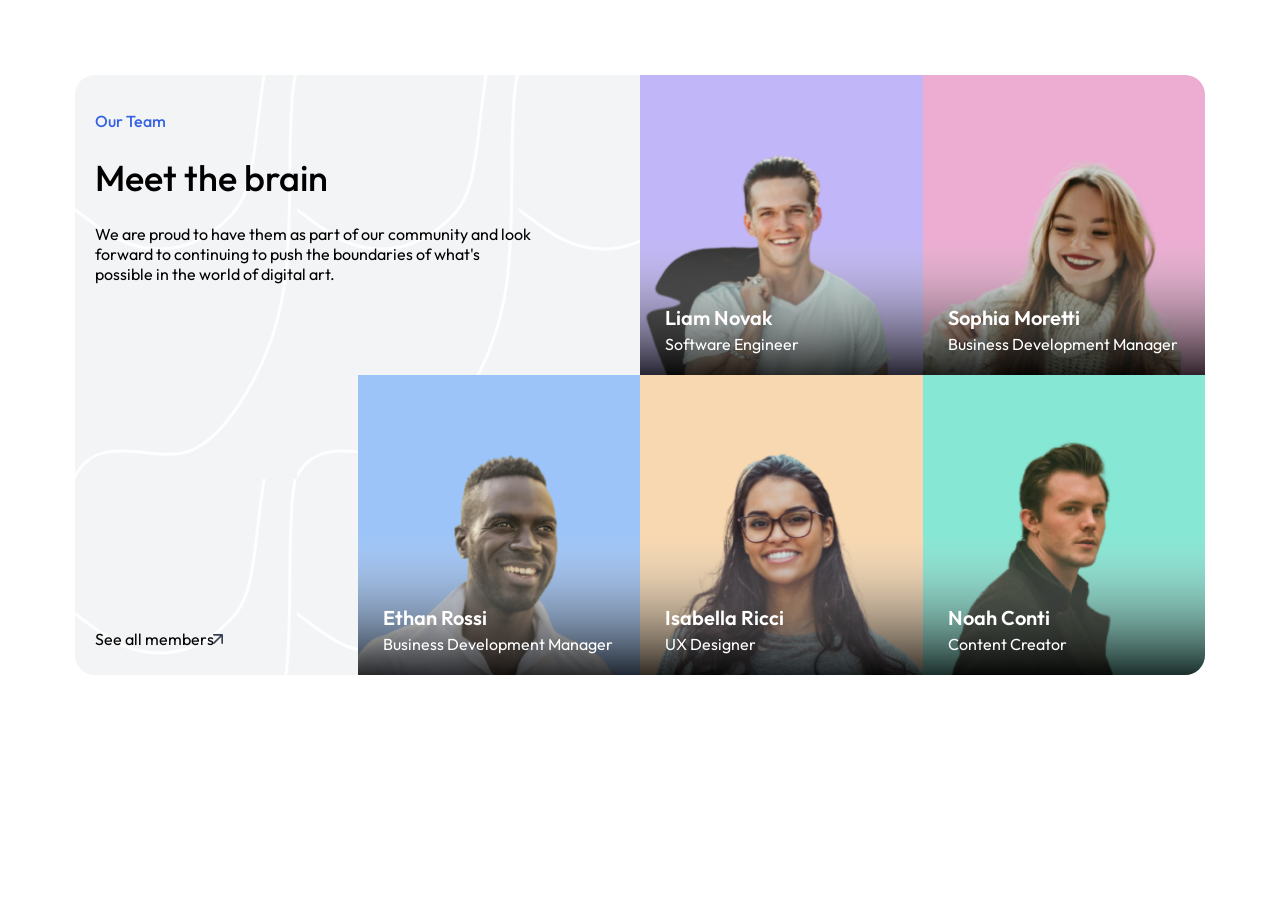
<file: index.html>
<!DOCTYPE html>
<html>
    <head>
        <meta charset="UTF-8" />
        <title>Simple Feature Section by Miguel Angel</title>
        <link rel="stylesheet" href="styles.css"/>
        <link href="https://fonts.googleapis.com/css2?family=Outfit:wght@400;700&display=swap" rel="stylesheet">
    </head>
    <body>
        <div id="Contenedor">
            <div id="Titulo">
                <p id="otro">Our Team</p>
                <h1>Meet the brain</h1>
                <p id="descripcion">We are proud to have them as part of our community and look forward to 
                    continuing to push the boundaries of what's possible in the world of digital art.</p>
            </div>
            <div id="Liam">
                <p class="name">Liam Novak</p>
                <p class="job">Software Engineer</p>
                <img src="person_1.png" class="avatar">
                <img src="Gradient.svg" class="sombra">
            </div>
            <div id="Sophia">
                <p class="name">Sophia Moretti</p>
                <p class="job">Business Development Manager</p>
                <img src="person_2.png" class="avatar">
                <img src="Gradient.svg" class="sombra">
            </div>
            <div id="Ethan">
                <p class="name">Ethan Rossi</p>
                <p class="job">Business Development Manager</p>
                <img src="person_3.png" class="avatar">
                <img src="Gradient.svg" class="sombra">
            </div>
            <div id="Isabella">
                <p class="name">Isabella Ricci</p>
                <p class="job">UX Designer</p>
                <img src="person_4.png" class="avatar">
                <img src="Gradient.svg" class="sombra">
            </div>
            <div id="Noah">
                <p class="name">Noah Conti</p>
                <p class="job">Content Creator</p>
                <img src="person_5.png" class="avatar">
                <img src="Gradient.svg" class="sombra">
            </div>
            <div id="Resto">
                <p>See all members</p>
                <img src="arrow up right.svg">
            </div>
        </div>
    </body>
</html>
</file>
<file: styles.css>
body {
    font-family: Outfit, sans-serif; /* Establece la fuente del documento */
    margin: 0; /* Elimina el margen predeterminado del navegador */
    background-color: #ffffff; /* Color de fondo del cuerpo */
}

h1 {
    font-size: 2.25rem; /* Tamaño de fuente para el encabezado h1 */
    font-weight: 500; /* Peso de la fuente */
}

#descripcion {
    max-width: 100%; /* Ancho máximo del elemento */
    width: 80%; /* Ancho del elemento (80% del contenedor padre) */
}

#otro {
    font-size: 1rem; /* Tamaño de fuente para el texto de 'otro' */
    font-weight: 500; /* Peso de la fuente */
    color: #3662E3; /* Color del texto */
}

#Contenedor {
    display: grid; /* Utiliza un sistema de rejilla para el diseño */
    grid-template-columns: repeat(4, 1fr); /* Crea 4 columnas de igual tamaño */
    grid-template-rows: repeat(2, 300px); /* Dos filas de 300px de altura */
    gap: 0; /* Sin espacios entre los elementos de la rejilla */
    width: calc(100% - 150px); /* Ancho del contenedor, considerando los márgenes */
    margin: 75px auto; /* Margen superior e inferior de 75px, centrado horizontalmente */
    background-color: #F3F4F6; /* Color de fondo del contenedor */
    background-image: url("Background_decor.svg"); /* Imagen de fondo */
    border-radius: 20px; /* Bordes redondeados del contenedor */
}

#Titulo {
    grid-column: span 2; /* Ocupa las columnas 1 y 2 */
    grid-row: 1; /* Ubicación en la fila 1 */
    padding-top: 20px; /* Espacio superior */
    padding-left: 20px; /* Espacio izquierdo */
}

/* Contenedores individuales para cada persona */
#Liam, #Sophia, #Ethan, #Isabella, #Noah {
    position: relative; /* Permite posicionar elementos hijos absolutamente */
    display: flex; /* Utiliza flexbox para alinear elementos internos */
    justify-content: center; /* Centra horizontalmente los elementos */
    align-items: flex-end; /* Alinea los elementos al borde inferior */
    overflow: hidden; /* Oculta cualquier contenido que sobresalga */
}

/* Estilo de la imagen principal (persona) */
.avatar {
    z-index: 1; /* Asegura que la imagen esté debajo del texto pero encima del fondo */
    max-width: 100%; /* Ajusta el tamaño según sea necesario */
    width: 500px; /* Ancho específico para la imagen */
    height: auto; /* Altura automática para mantener la proporción */
    margin-bottom: 0; /* Elimina el margen inferior */
}

/* Estilo de la imagen del gradiente */
.sombra {
    position: absolute; /* Permite que la imagen se posicione absolutamente dentro del contenedor */
    bottom: 0; /* Posiciona la imagen en la parte inferior */
    left: 0; /* Posiciona la imagen a la izquierda */
    width: 100%; /* Ancho completo del contenedor */
    height: auto; /* Altura automática para mantener la proporción */
    z-index: 2; /* Coloca el gradiente detrás de la imagen principal y del texto */
    pointer-events: none; /* Evita que la imagen interfiera con la interacción del usuario */
}

/* Estilos para las etiquetas de nombre y trabajo */
.name, .job {
    position: absolute; /* Permite posicionar los textos de nombre y trabajo de forma absoluta */
    color: white; /* Color del texto */
    z-index: 3; /* Asegura que estén por encima del gradiente */
    background-color: transparent; /* Fondo transparente */
    left: 25px; /* Espacio a la izquierda */
}

.name {
    bottom: 25px; /* Margen desde el fondo para la etiqueta de nombre */
    font-size: 1.25rem; /* Tamaño de fuente para el nombre */
    font-weight: 600; /* Peso de la fuente para el nombre */
}

.job {
    bottom: 5px; /* Margen desde el fondo para la etiqueta de trabajo */
    font-size: 1rem; /* Tamaño de fuente para el trabajo */
    font-weight: 400; /* Peso de la fuente para el trabajo */
}

/* Estilos específicos para cada div individual */
#Liam {
    grid-column: 3; /* Columna 3 */
    grid-row: 1; /* Fila 1 */
    background-color: #C1B6F8; /* Color de fondo */
}

#Sophia {
    grid-column: 4; /* Columna 4 */
    grid-row: 1; /* Fila 1 */
    background-color: #EDACD2; /* Color de fondo */
    border-top-right-radius: 20px; /* Bordes redondeados en la esquina superior derecha */
}

#Resto {
    grid-column: 1; /* Columna 1 */
    grid-row: 2; /* Fila 2 */
    position: relative; /* Permite posicionamiento absoluto de los hijos */
    padding: 12px; /* Espaciado interno */
    height: 100%; /* Ocupa todo el espacio disponible */
}

#Resto p {
    margin: 0; /* Sin margen para el párrafo */
    position: absolute; /* Permite posicionar el texto */
    bottom: 50px; /* Posiciona el texto desde el fondo */
    left: 20px; /* Alinear a la izquierda */
}

#Resto img {
    margin-left: 8px; /* Margen izquierdo para separar la imagen del texto */
    height: 20px; /* Ajusta la altura según sea necesario */
    position: absolute; /* Permite posicionar la imagen */
    bottom: 50px; /* Posiciona la imagen desde el fondo */
    left: 125px; /* Ajusta la posición de la imagen, asegurando que esté al lado del texto */
}

#Ethan {
    grid-column: 2; /* Columna 2 */
    grid-row: 2; /* Fila 2 */
    background-color: #9DC4F8; /* Color de fondo */
}

#Isabella {
    grid-column: 3; /* Columna 3 */
    grid-row: 2; /* Fila 2 */
    background-color: #F8D8B0; /* Color de fondo */
}

#Noah {
    grid-column: 4; /* Columna 4 */
    grid-row: 2; /* Fila 2 */
    background-color: #86E7D4; /* Color de fondo */
    border-bottom-right-radius: 20px; /* Bordes redondeados en la esquina inferior derecha */
}
</file>
